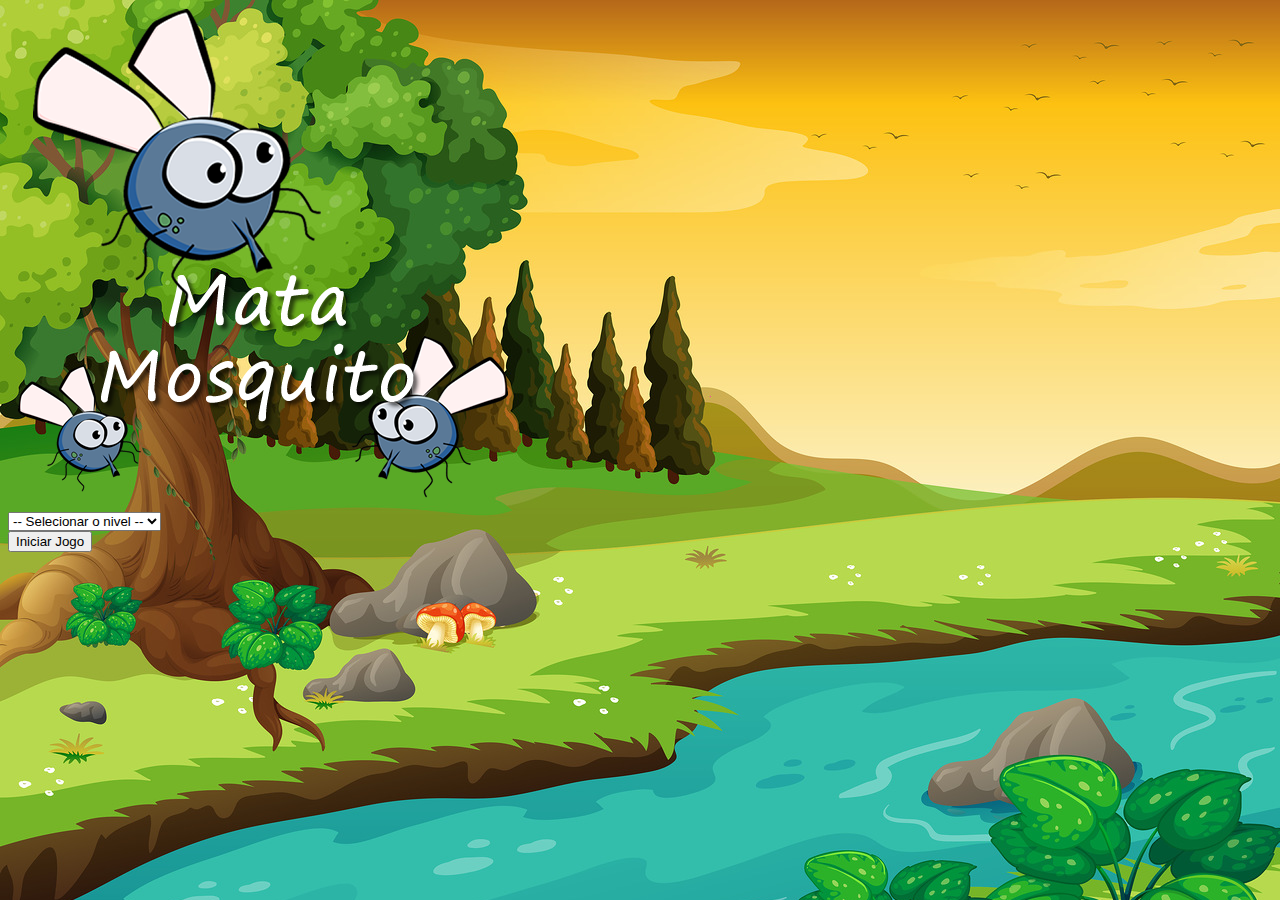
<file: index.html>
<!DOCTYPE html>
<html lang="pt-br">
<head>
    <meta charset="UTF-8">
    <meta name="viewport" content="width=device-width, initial-scale=1.0">
    <title>Fim de jogo</title>

    <link rel="stylesheet" href="https://stackpath.bootstrapcdn.com/bootstrap/4.5.0/css/bootstrap.min.css" integrity="sha384-9aIt2nRpC12Uk9gS9baDl411NQApFmC26EwAOH8WgZl5MYYxFfc+NcPb1dKGj7Sk" crossorigin="anonymous">

    <link rel="stylesheet" href="style.css" />

    <script>
        function iniciarJogo(){
            var nivel = document.getElementById('nivel').value

            if(nivel === '') {
                alert('Selecione um nivel para iniciar o jogo')
                return false
            }

            window.location.href = 'app.html?' + nivel

        }
    </script>

</head>
<body>
    <div class="container">
        <div class="row">
            <div class="col">
                <div class="d-flex justify-content-center">
                    <img src="imagens/game.png" />
                </div>
            </div>
        </div>

        <div class="row">
            <div class="col">
                <div class="d-flex justify-content-center">
                    <div class="mb-2">
                        <select class="form-control" id="nivel">
                            <option value="">-- Selecionar o nivel --</option>
                            <option value="normal">Normal</option>
                            <option value="dificil">Dificil</option>
                            <option value="chucknorris">Mais Que Dificil</option>
                        </select>
                    </div>
                </div>
            </div>
        </div>

        <div class="row">
            <div class="col">
                <div class="d-flex justify-content-center">
                    <button type="button" class="btn btn-danger btn-lg" onclick="iniciarJogo()" > Iniciar Jogo </button>
                </div>
            </div>
        </div>

    </div>
    
</body>
</html>
</file>
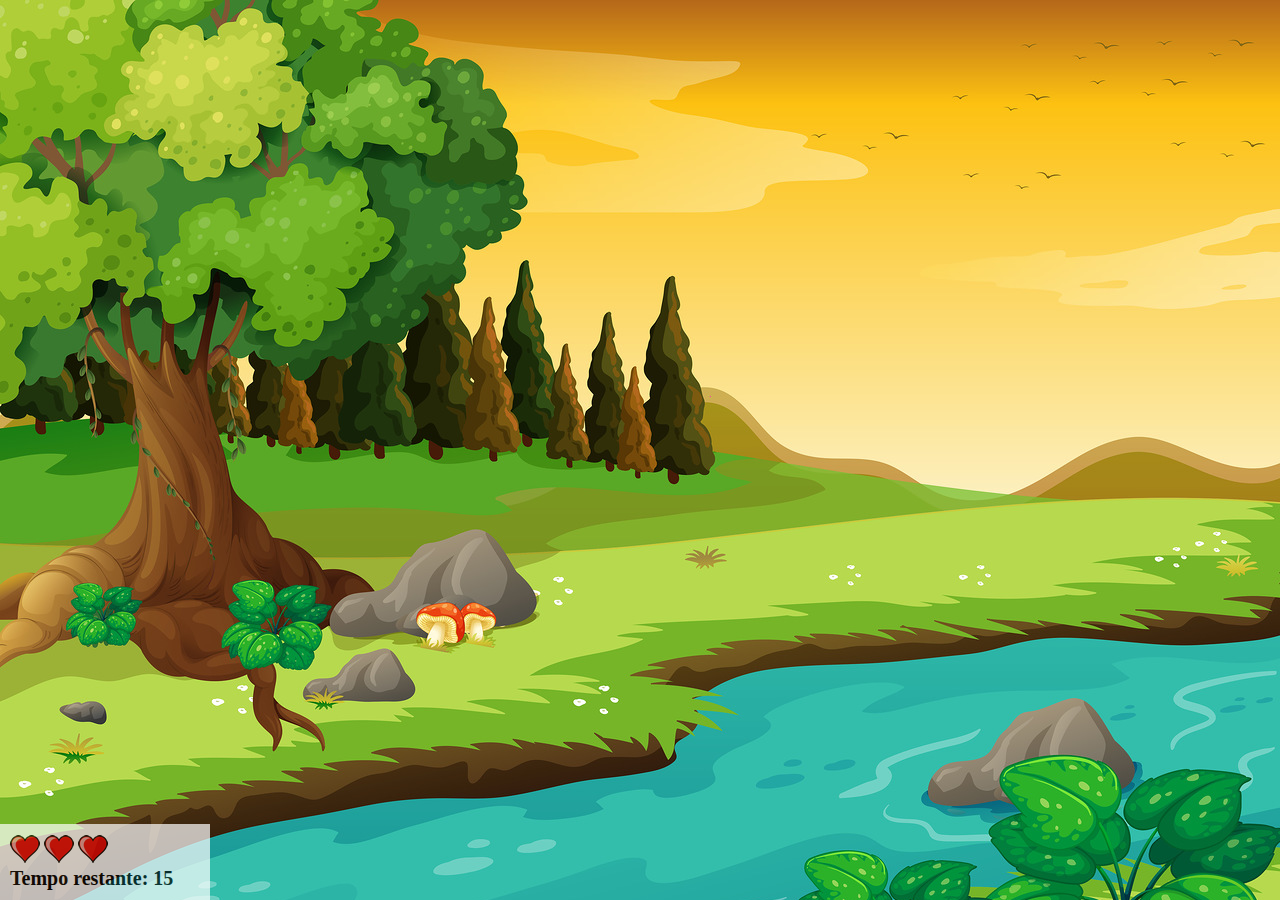
<file: app.html>
<!DOCTYPE html>
<html lang="pt-br">
<head>
    <meta charset="UTF-8">
    <meta name="viewport" content="width=device-width, initial-scale=1.0">
    <title>Document</title>

    <link rel="stylesheet" href="style.css">
    <script src="jogo.js"></script>
</head>

<body onresize="ajustaTamanhoPalcoJogo()">

    <div class="painel">
        <div class="vidas">
            <img id="v1" src="imagens/coracao_cheio.png" />
            <img id="v2" src="imagens/coracao_cheio.png" />
            <img id="v3" src="imagens/coracao_cheio.png" />
        </div>

        <div class="cronometro">Tempo restante: <span id="cronometro">  </span></div>

    </div>    
    
    <script>     
            
            document.getElementById('cronometro').innerHTML = tempo

            var criaMosquito = setInterval(function ()  {
                posicaoRandomica()
            }, criaMosquitoTempo);
    </script>

</body>

</html>
</file>
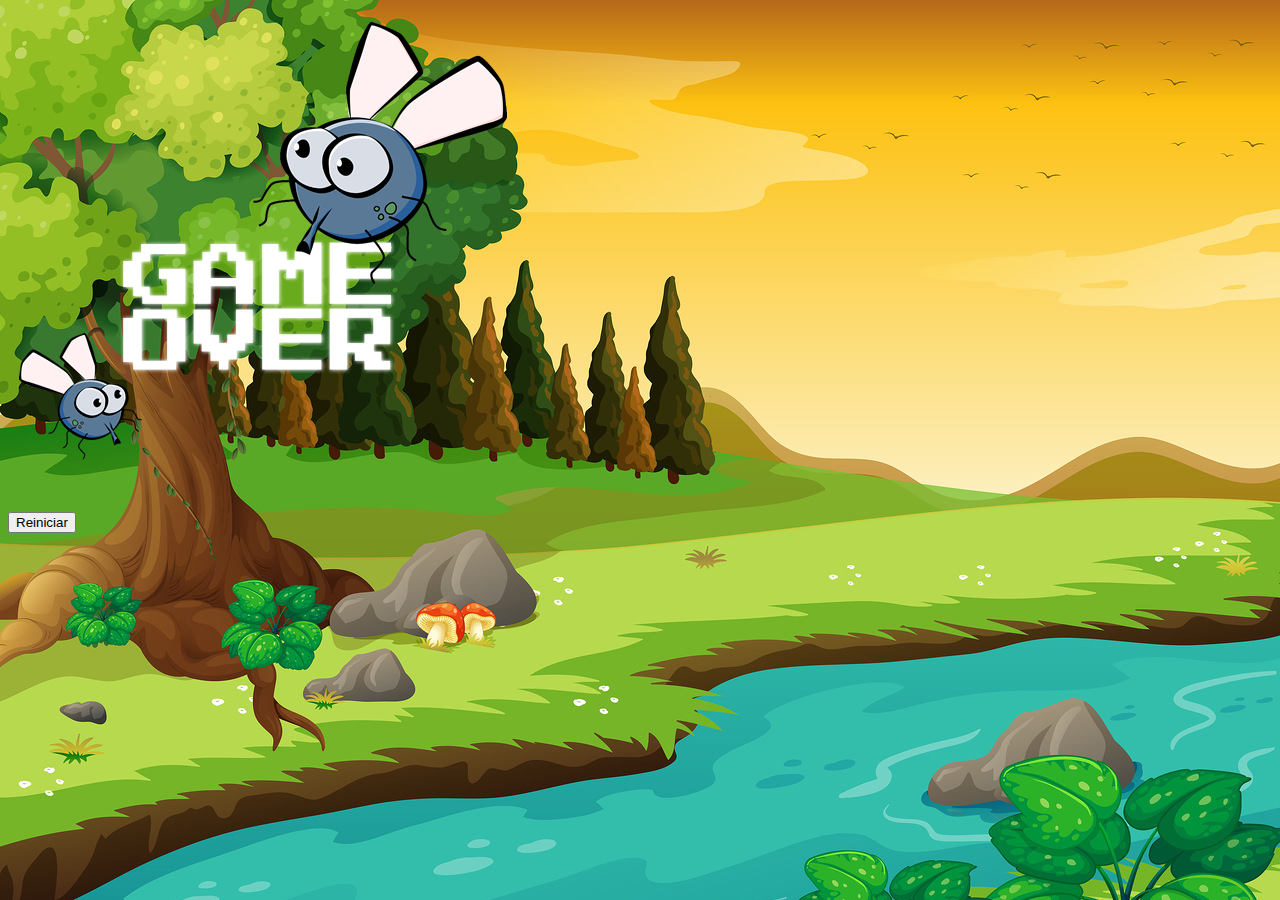
<file: fim_de_jogo.html>
<!DOCTYPE html>
<html lang="pt-br">
<head>
    <meta charset="UTF-8">
    <meta name="viewport" content="width=device-width, initial-scale=1.0">
    <title>Fim de jogo</title>

    <link rel="stylesheet" href="https://stackpath.bootstrapcdn.com/bootstrap/4.5.0/css/bootstrap.min.css" integrity="sha384-9aIt2nRpC12Uk9gS9baDl411NQApFmC26EwAOH8WgZl5MYYxFfc+NcPb1dKGj7Sk" crossorigin="anonymous">

    <link rel="stylesheet" href="style.css" />
</head>
<body>
    <div class="container">
        <div class="row">
            <div class="col">
                <div class="d-flex justify-content-center">
                    <img src="imagens/game_over.png" />
                </div>
            </div>
        </div>

        <div class="row">
            <div class="col">
                <div class="d-flex justify-content-center">
                    <button type="button" class="btn btn-dark btn-lg" onclick="window.location.href = 'index.html'"> Reiniciar </button>
                </div>
            </div>
        </div>

    </div>
    
</body>
</html>
</file>
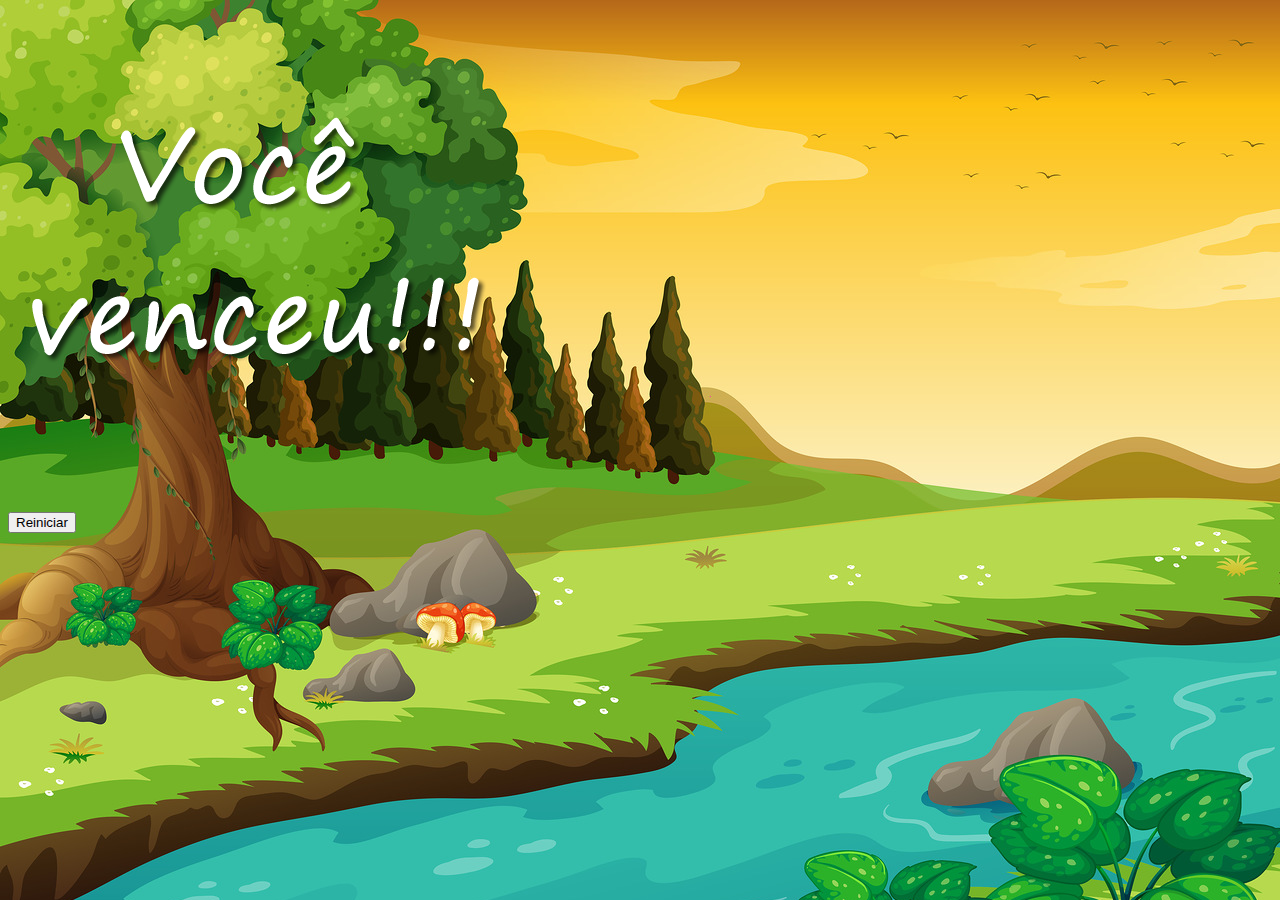
<file: vitoria.html>
<!DOCTYPE html>
<html lang="pt-br">
<head>
    <meta charset="UTF-8">
    <meta name="viewport" content="width=device-width, initial-scale=1.0">
    <title>Fim de jogo</title>

    <link rel="stylesheet" href="https://stackpath.bootstrapcdn.com/bootstrap/4.5.0/css/bootstrap.min.css" integrity="sha384-9aIt2nRpC12Uk9gS9baDl411NQApFmC26EwAOH8WgZl5MYYxFfc+NcPb1dKGj7Sk" crossorigin="anonymous">

    <link rel="stylesheet" href="style.css" />
</head>
<body>
    <div class="container">
        <div class="row">
            <div class="col">
                <div class="d-flex justify-content-center">
                    <img src="imagens/vitoria.png" />
                </div>
            </div>
        </div>

        <div class="row">
            <div class="col">
                <div class="d-flex justify-content-center">
                    <button type="button" class="btn btn-dark btn-lg" onclick="window.location.href = 'index.html'"> Reiniciar </button>
                </div>
            </div>
        </div>

    </div>
    
</body>
</html>
</file>
<file: style.css>
html {
    cursor: url(imagens/mata_mosquito.png)30 30, auto;
}

body {
    background-image: url(imagens/bg.jpg);
    background-repeat: no-repeat;
}

.mosquito1 {
    width: 50px;
    height: 50px;
}

.mosquito2 {
    width: 70x;
    height: 70px;
}


.mosquito3 {
    width: 90px;
    height: 90px;
}


.ladoA {
    transform: scaleX(1);
}

.ladoB {
    transform: scaleX(-1);
}

.painel {
    position:absolute;
    width: 190px;
    padding: 10px;
    left: 0px;
    bottom: 0px;
    border-top: solid 1px #fff;
    background-color: #fff;
    opacity:0.7;
}

.vidas {
    float: left;
}

.cronometro {
    float: left;
    font-size: 20px;
    font-weight: bold;
}
</file>
